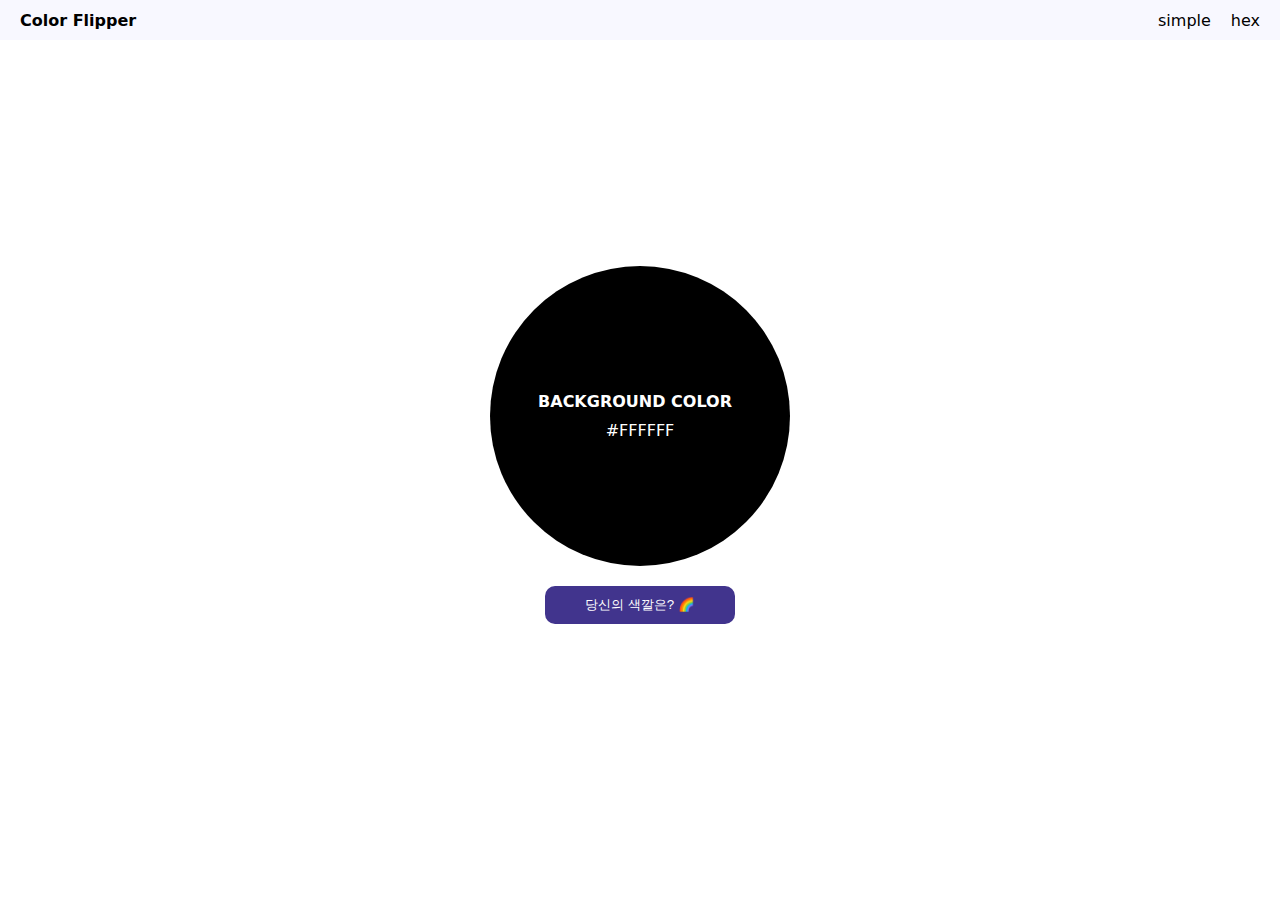
<file: 001_color-flipper/index.html>
<!DOCTYPE html>
<html lang="en">
  <head>
    <meta charset="UTF-8" />
    <meta http-equiv="X-UA-Compatible" content="IE=edge" />
    <meta name="viewport" content="width=device-width, initial-scale=1.0" />
    <title>Color Flipper</title>
    <link rel="stylesheet" href="style.css" />
    <script defer src="app.js"></script>
  </head>
  <body>
    <nav>
      <ul class="left__menu">
        <li>Color Flipper</li>
      </ul>
      <ul class="right__menu">
        <li class="simple"><a href="simple.html">simple</a></li>
        <li class="hex"><a href="index.html">hex</a></li>
      </ul>
    </nav>

    <div class="container">
      <ul class="color-box">
        <li>BACKGROUND COLOR</li>
        <li class="number">#FFFFFF</li>
      </ul>
      <button class="click-button">당신의 색깔은? 🌈</button>
    </div>
  </body>
</html>
</file>
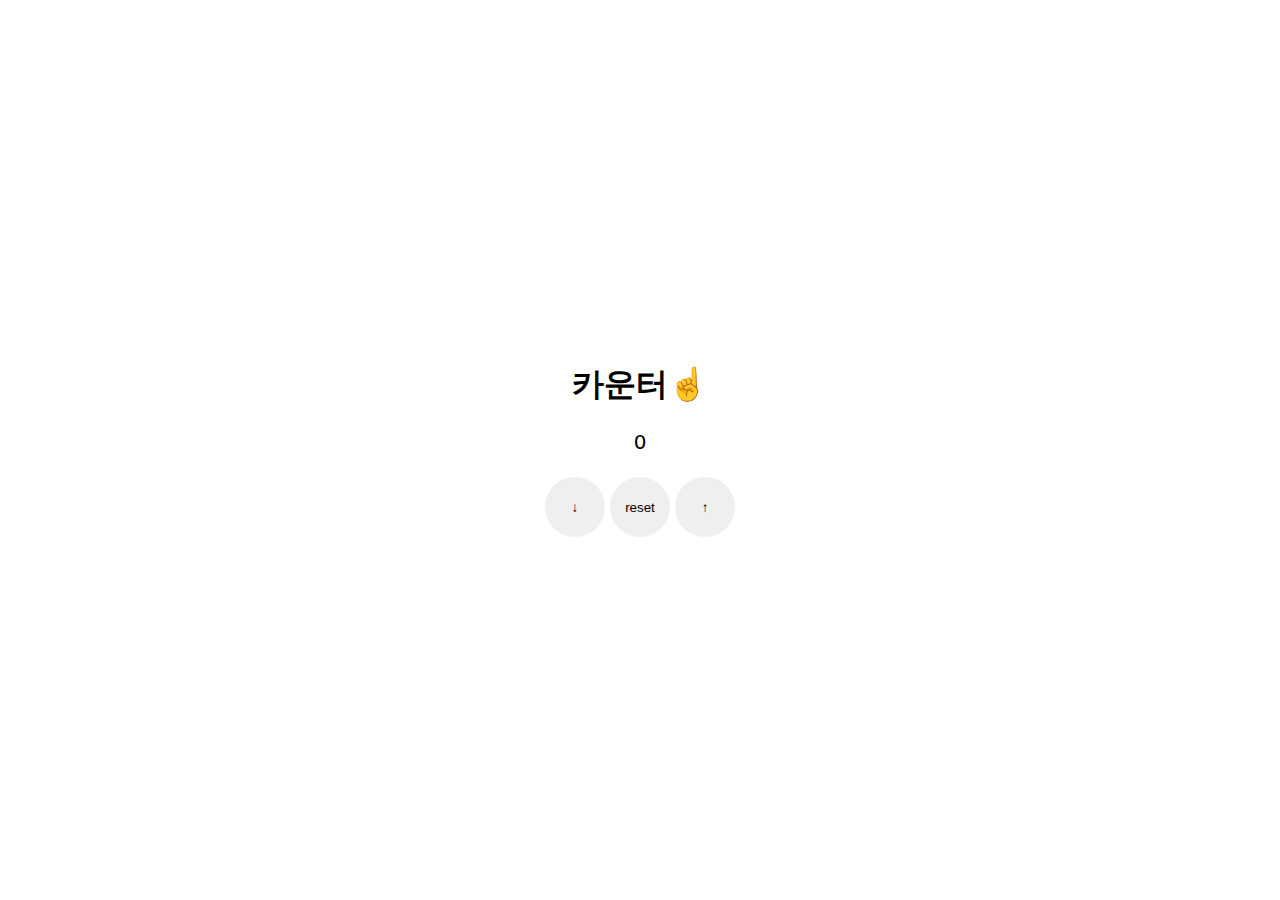
<file: 002_counter/index.html>
<!DOCTYPE html>
<html lang="en">
  <head>
    <meta charset="UTF-8" />
    <meta http-equiv="X-UA-Compatible" content="IE=edge" />
    <meta name="viewport" content="width=device-width, initial-scale=1.0" />
    <title>Document</title>
    <link rel="stylesheet" href="style.css" />
    <script defer src="app.js"></script>
  </head>
  <body>
    <div class="container">
      <h1>카운터☝️</h1>
      <p class="number">0</p>
      <div class="buttons">
        <button class="decrease">↓</button>
        <button class="reset">reset</button>
        <button class="increase">↑</button>
      </div>
    </div>
  </body>
</html>
</file>
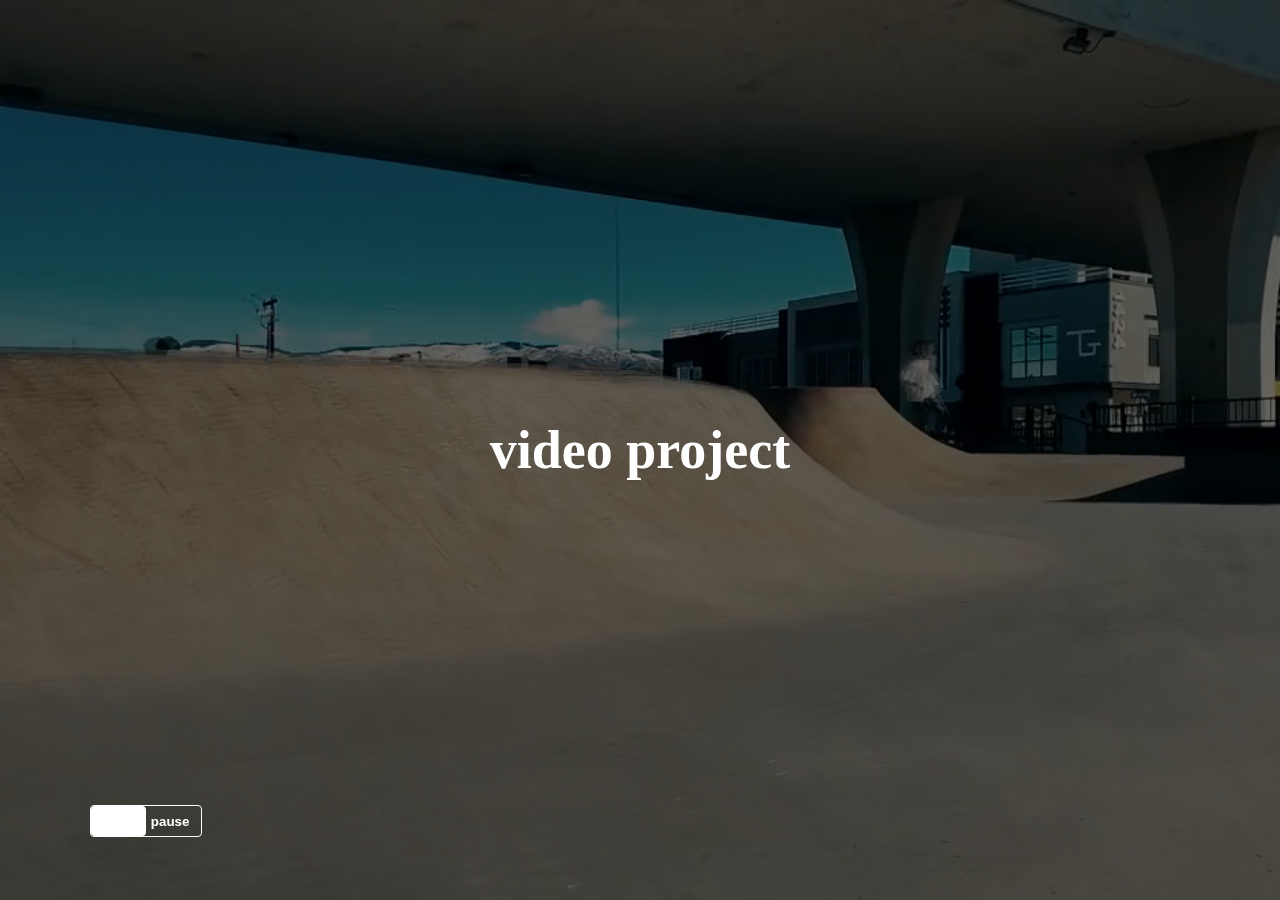
<file: 009_video/index.html>
<!DOCTYPE html>
<html lang="en">
  <head>
    <meta charset="UTF-8" />
    <meta http-equiv="X-UA-Compatible" content="IE=edge" />
    <meta name="viewport" content="width=device-width, initial-scale=1.0" />
    <title>Video</title>
    <!-- stylesheet -->
    <link rel="stylesheet" href="style.css" />
    <!-- js -->
    <script defer src="app.js"></script>
  </head>
  <body>
    <!-- preloader -->
    <div class="preloader">
      <img src="preloader.gif" alt="preloader" />
    </div>
    <header>
      <video
        class="video-container"
        muted
        autoplay
        loop
        src="video/production ID_3715052.mp4"
      ></video>
      <h1>video project</h1>
    </header>

    <!-- video switch button -->
    <button class="switch-btn">
      <span>play</span>
      <span>pause</span>
      <span class="switch"></span>
    </button>
  </body>
</html>
</file>
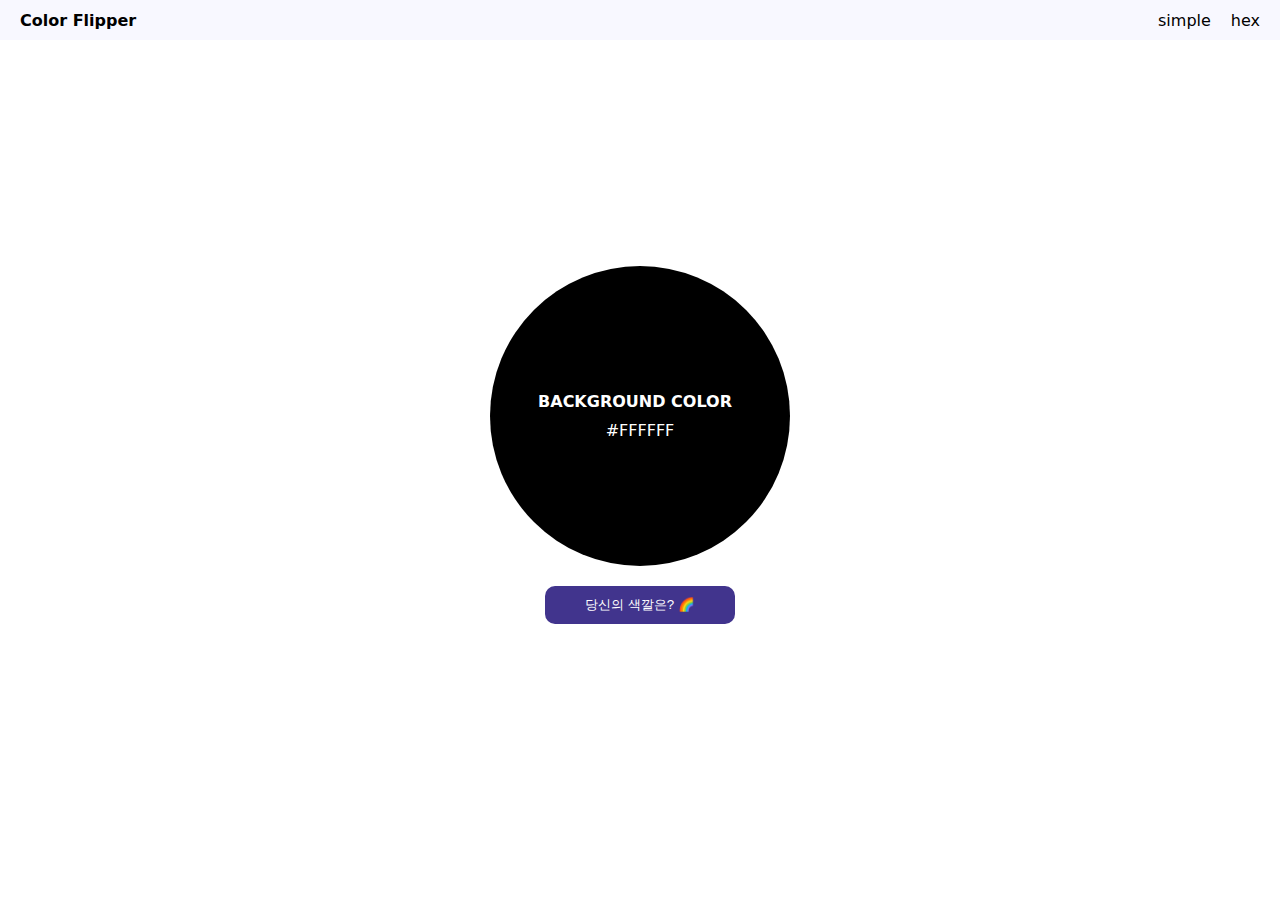
<file: 001_color-flipper/simple.html>
<!DOCTYPE html>
<html lang="en">
  <head>
    <meta charset="UTF-8" />
    <meta http-equiv="X-UA-Compatible" content="IE=edge" />
    <meta name="viewport" content="width=device-width, initial-scale=1.0" />
    <title>Color Flipper</title>
    <link rel="stylesheet" href="style.css" />
    <script defer src="simple.js"></script>
  </head>
  <body>
    <nav>
      <ul class="left__menu">
        <li>Color Flipper</li>
      </ul>
      <ul class="right__menu">
        <li class="simple"><a href="simple.html">simple</a></li>
        <li class="hex"><a href="index.html">hex</a></li>
      </ul>
    </nav>

    <div class="container">
      <ul class="color-box">
        <li>BACKGROUND COLOR</li>
        <li class="number">#FFFFFF</li>
      </ul>
      <button class="click-button">당신의 색깔은? 🌈</button>
    </div>
  </body>
</html>
</file>
<file: 009_video/style.css>
* {
  margin: 0;
  padding: 0;
}

button:focus {
  outline: 0;
}

.preloader {
  position: fixed;
  top: 0;
  left: 0;
  right: 0;
  bottom: 0;
  background: white;
  display: grid;
  justify-content: center;
  align-items: center;
  visibility: visible;
  z-index: 999;
  transition: 0.3s ease-in;
}
.hide-preloader {
  z-index: -999;
  visibility: hidden;
}

header {
  min-height: 100vh;
  position: relative;
  display: grid;
  place-items: center;
}

.video-container {
  position: absolute;
  top: 0;
  left: 0;
  width: 100%;
  height: 100%;
  object-fit: cover;
  z-index: -2;
}

h1 {
  color: white;
  font-size: 54px;
}

header::after {
  content: '';
  position: absolute;
  top: 0;
  left: 0;
  width: 100%;
  height: 100%;
  background: rgba(0, 0, 0, 0.6);
  z-index: -1;
}

.switch-btn {
  position: absolute;
  bottom: 7%;
  left: 7%;
  width: 7rem;
  height: 2rem;
  display: flex;
  border-radius: 4px;
  align-items: center;
  justify-content: space-around;
  border: none;
  transition: 0.3s ease-in-out;
  background-color: transparent;
  border: 1px solid white;
}

.switch-btn span {
  display: inline-block;
  cursor: pointer;
  color: white;
  font-weight: 600;
}

.switch {
  position: absolute;
  width: 50%;
  height: 100%;
  top: 0;
  left: 0;
  background: white;
  border-radius: 4px;
  margin: 0;
  display: block;
  transition: 0.3s ease-in-out;
}

.slide .switch {
  left: 50%;
}
</file>
<file: 001_color-flipper/style.css>
* {
  font-family: -apple-system, system-ui, BlinkMacSystemFont, 'Segoe UI', Roboto,
    'Helvetica Neue', Arial, sans-serif;
  box-sizing: border-box;
  margin: 0;
}

/* Reset */
p {
  font-size: 16px;
  line-height: 1.5;
}

ul,
ol,
li,
dl,
dt,
dd {
  list-style-type: none;
  padding-left: 0;
  margin-left: 0;
}

a {
  color: inherit;
  text-decoration: none;
}

button:focus,
button:active,
input:focus,
input:active {
  outline: none;
  box-shadow: none;
}

button {
  border: none;
  border-radius: 2px;
  cursor: pointer;
}

button,
input,
textarea {
  font-family: 'DM Sans', sans-serif;
}

nav {
  display: flex;
  height: 40px;
  justify-content: space-between;
  align-items: center;
  background-color: ghostwhite;
}
.left__menu {
  margin-left: 20px;
  font-weight: 700;
}

.right__menu {
  display: flex;
  margin-right: 20px;
  cursor: pointer;
}

.right__menu li {
  margin-left: 20px;
}

.container {
  display: flex;
  height: 90vh;
  justify-content: center;
  flex-direction: column;
  align-items: center;
}

.color-box {
  display: flex;
  flex-direction: column;
  background-color: black;
  color: white;
  height: 300px;
  width: 300px;
  border-radius: 50%;
  align-items: center;
  justify-content: center;
}

.number {
  margin-top: 10px;
}

.click-button {
  padding: 10px 40px;
  border-radius: 10px;
  margin-top: 20px;
  background-color: rgb(65, 52, 141);
  color: rgb(255, 255, 255);
  z-index: 9999;
}

.color-box li:first-child {
  font-weight: 700;
  margin-right: 10px;
}
</file>
<file: 002_counter/style.css>
* {
  font-family: -apple-system, system-ui, BlinkMacSystemFont, 'Segoe UI', Roboto,
    'Helvetica Neue', Arial, sans-serif;
  box-sizing: border-box;
  margin: 0;
}

/* Reset */
p {
  font-size: 16px;
  line-height: 1.5;
}

ul,
ol,
li,
dl,
dt,
dd {
  list-style-type: none;
  padding-left: 0;
  margin-left: 0;
}

a {
  color: inherit;
  text-decoration: none;
}

button:focus,
button:active,
input:focus,
input:active {
  **outline: none;**
  box-shadow: none;
}

button {
  border: none;
  border-radius: 2px;
  cursor: pointer;
}

button,
input,
textarea {
  font-family: 'DM Sans', sans-serif;
}

/* ---- START ----- */
body{
    height: 100vh;
    display:flex;
    justify-content: center;
    align-items: center;
}
.container{
text-align: center;
}

.number{
    margin-top: 20px;
font-size: 20px;
}

.buttons{
    margin-top: 20px;
}

button{
    width: 60px;
    height: 60px;
    border-radius: 50%;
    
}

button:hover{
    background-color: black;
    color:white;
}
</file>
